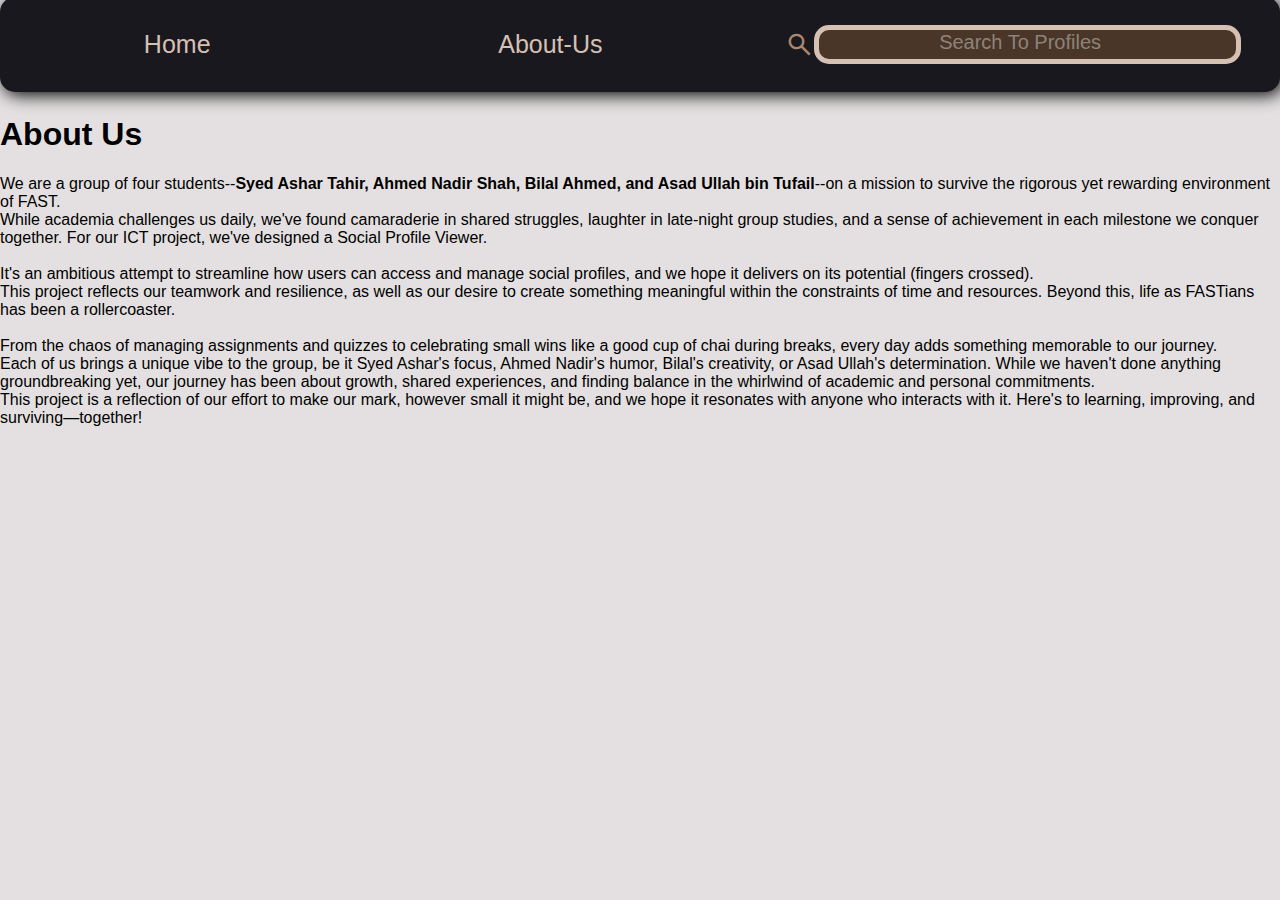
<file: Social Media Profile Viewer/aboutus.html>
<!DOCTYPE html>
<html>
<head>
    <title>Asterisk-about us</title>
    <link rel="stylesheet" href="https://fonts.googleapis.com/css2?family=Material+Symbols+Outlined:opsz,wght,FILL,GRAD@24,400,0,0&icon_names=search" />
    <link rel="stylesheet" href="https://cdnjs.cloudflare.com/ajax/libs/font-awesome/6.6.0/css/all.min.css" />
    <link rel="stylesheet" href="stylepf.css">
    <!--for search icon-->
</head>
<body>
    <nav class="navbar">
        <ul class="menubar">
            <li><a href="index.html">Home</a></li><!--change link to the correc thing once all files are acquired-->
            <li><a href="aboutus.html">About-Us</a></li><!--change link to the correc thing once all files are acquired-->
            <li><form action="#" method="get"><div class="searchbar"><!--change link to the correc thing once all files are acquired-->
                <span class="search-icon material-symbols-outlined">search</span>
                <input class="search-input" type="search" placeholder="Search To Profiles">
            </div></form></li>
        </ul>
     </nav>
     <h1>About Us</h1>
    <p>We are a group of four students--<b>Syed Ashar Tahir, Ahmed Nadir Shah, Bilal Ahmed, and Asad Ullah bin Tufail</b>--on a mission to survive the rigorous yet rewarding environment of FAST.<br>
        While academia challenges us daily, we&#39;ve found camaraderie in shared struggles, laughter in late-night group studies, and a sense of achievement in each milestone we conquer together.
        For our ICT project, we&#39;ve designed a Social Profile Viewer.<br><br>
        It&#39;s an ambitious attempt to streamline how users can access and manage social profiles, and we hope it delivers on its potential (fingers crossed).<br>
        This project reflects our teamwork and resilience, as well as our desire to create something meaningful within the constraints of time and resources.
        Beyond this, life as FASTians has been a rollercoaster.<br><br>
        From the chaos of managing assignments and quizzes to celebrating small wins like a good cup of chai during breaks, every day adds something memorable to our journey.<br>
        Each of us brings a unique vibe to the group, be it Syed Ashar&#39;s focus, Ahmed Nadir&#39;s humor, Bilal&#39;s creativity, or Asad Ullah&#39;s determination.
        While we haven&#39;t done anything groundbreaking yet, our journey has been about growth, shared experiences, and finding balance in the whirlwind of academic and personal commitments.<br>
        This project is a reflection of our effort to make our mark, however small it might be, and we hope it resonates with anyone who interacts with it.
        
        Here&#39;s to learning, improving, and surviving—together!
    </p>
</file>
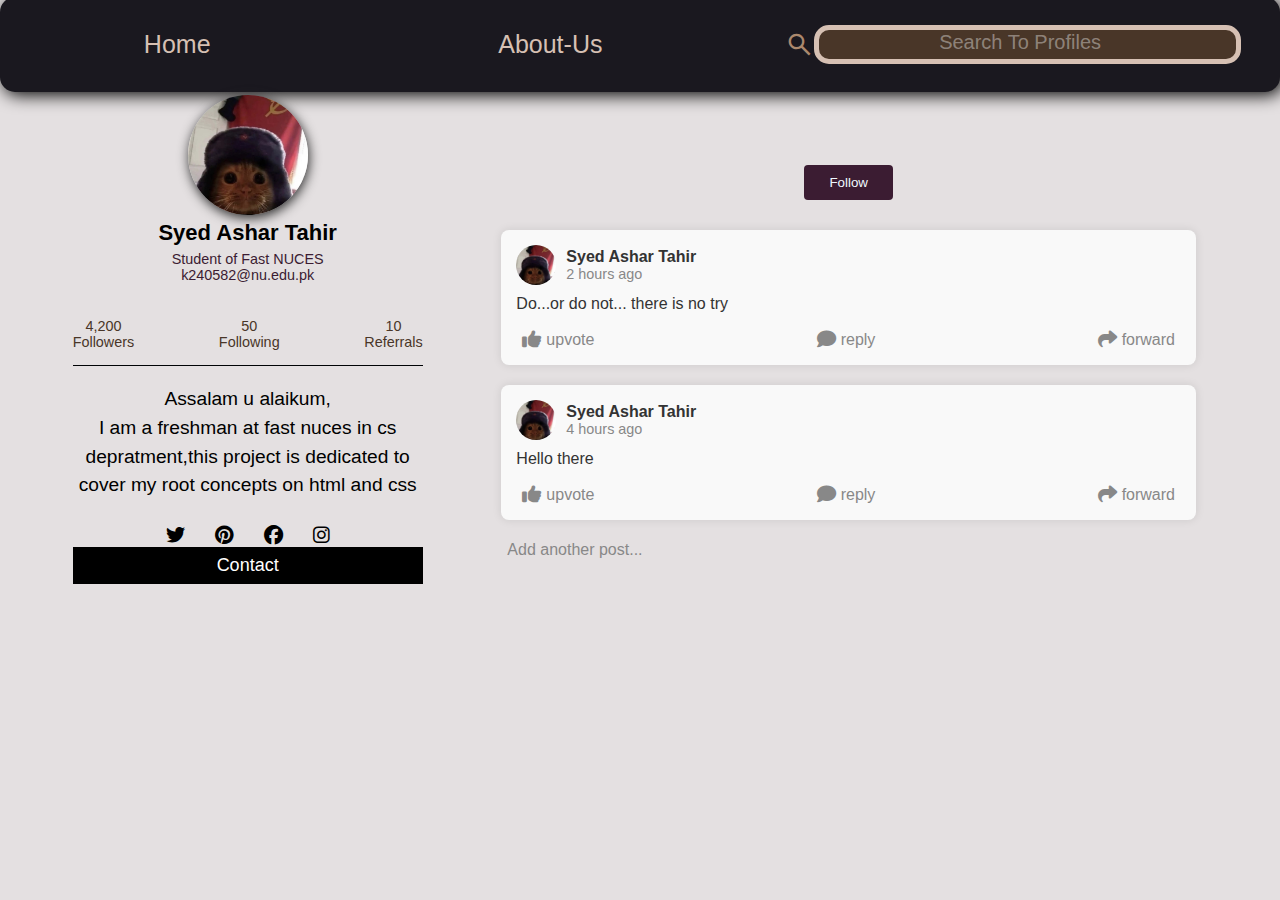
<file: Social Media Profile Viewer/Profile1.html>
<!DOCTYPE html>
<html>
<head>
    <title>Asterisk-Syed Ashar</title>
    <link rel="stylesheet" href="https://fonts.googleapis.com/css2?family=Material+Symbols+Outlined:opsz,wght,FILL,GRAD@24,400,0,0&icon_names=search" />
    <link rel="stylesheet" href="https://cdnjs.cloudflare.com/ajax/libs/font-awesome/6.6.0/css/all.min.css" />
    <link rel="stylesheet" href="stylepf.css">
    <!--for search icon-->
</head>
<body>
    <nav class="navbar">
        <ul class="menubar">
            <li><a href="index.html">Home</a></li><!--change link to the correc thing once all files are acquired-->
            <li><a href="aboutus.html">About-Us</a></li><!--change link to the correc thing once all files are acquired-->
            <li><form action="index.html" method="get"><div class="searchbar"><!--change link to the correc thing once all files are acquired-->
                <span class="search-icon material-symbols-outlined">search</span>
                <input class="search-input" type="search" placeholder="Search To Profiles">
            </div></form></li>
        </ul>
     </nav>
     
     <div class="header">
        <header></header>
        <div class="column_container">
            <div class="left_column">
                <div class="image_container">
                    <img src="profilepic1.jpg" alt="profile 1">
                    <span></span>
                </div>
                <h2>Syed Ashar Tahir</h2>
                <p>Student of Fast NUCES</p>
                <p>k240582@nu.edu.pk</p>
                
                <ul class="about">
                    <li><span>4,200</span>Followers</li>
                    <li><span>50</span>Following</li>
                    <li><span>10</span>Referrals</li>
                </ul>

                <div class="content">
                    <p>
                        Assalam u alaikum,<br>
                        I am a freshman at fast nuces in cs depratment,this project is dedicated to cover my root concepts on html and css<br>
                    </p>

                    <ul>
                        <li><i class="fab fa-twitter"></i></li>
                        <li><i class="fab fa-pinterest"></i></li>
                        <li><i class="fab fa-facebook"></i></li>
                        <li><i class="fab fa-instagram"></i></li>
                    </ul>
                    <p><button class="Contact">Contact</button></p>
                </div>
            </div>
            <!-- below is all part of post section -->
            <div class="right_column">
                <nav>
                    <button>Follow</button>
                </nav>
                <div class="post-container">
                    <!-- first post -->
                    <div class="post">
                        <div class="post-header">
                            <img src="profilepic1.jpg" alt="profile" class="post-avatar">
                            <div class="post-info">
                                <span class="post-author">Syed Ashar Tahir</span>
                                <span class="post-time">2 hours ago</span>
                            </div>
                        </div>
                        <div class="post-content">
                            <p>Do...or do not... there is no try</p>
                        </div>
                        <div class="post-actions">
                            <button class="like-button"><i class="fa fa-thumbs-up"></i> upvote</button>
                            <button class="comment-button"><i class="fa fa-comment"></i> reply</button>
                            <button class="share-button"><i class="fa fa-share"></i> forward</button>
                        </div>
                    </div>

                    <!-- Another post -->
                    <div class="post">
                        <div class="post-header">
                            <img src="profilepic1.jpg" alt="profile" class="post-avatar">
                            <div class="post-info">
                                <span class="post-author">Syed Ashar Tahir</span>
                                <span class="post-time">4 hours ago</span>
                            </div>
                        </div>
                        <div class="post-content">
                            <p>Hello there</p>
                        </div>
                        <div class="post-actions">
                            <button class="like-button"><i class="fa fa-thumbs-up"></i> upvote</button>
                            <button class="comment-button"><i class="fa fa-comment"></i> reply</button>
                            <button class="share-button"><i class="fa fa-share"></i> forward</button>
                        </div>
                    </div>
                    <button class="another_one">Add another post...</button>
                </div>
            </div>
        </div>
                </div>
            </div>
        </div>

     </div>
</body>
</html>
</file>
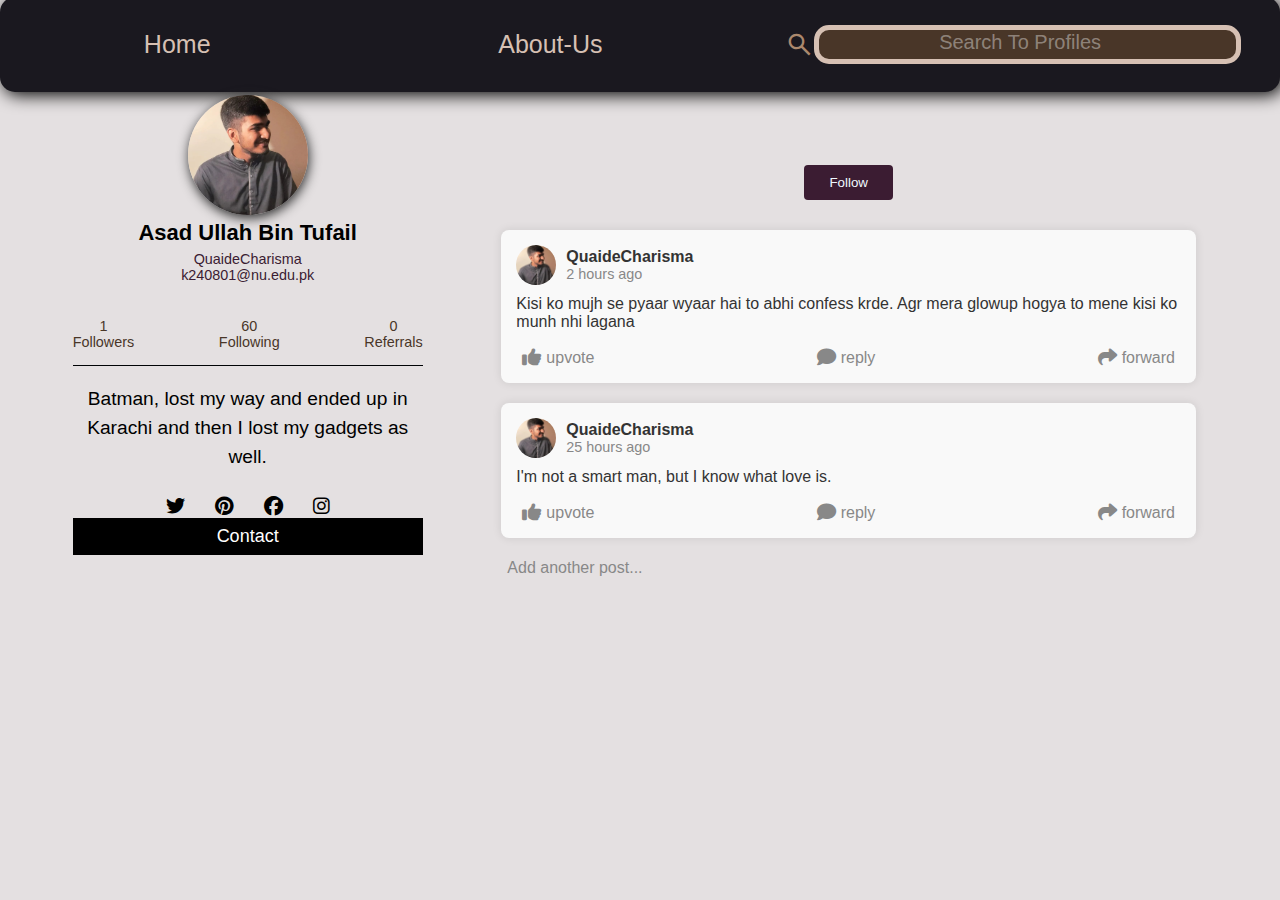
<file: Social Media Profile Viewer/Profile2.html>
<!DOCTYPE html>
<html>
<head>
    <title>Asterisk-Asad Tufail</title>
    <link rel="stylesheet" href="https://fonts.googleapis.com/css2?family=Material+Symbols+Outlined:opsz,wght,FILL,GRAD@24,400,0,0&icon_names=search" />
    <link rel="stylesheet" href="https://cdnjs.cloudflare.com/ajax/libs/font-awesome/6.6.0/css/all.min.css" />
    <link rel="stylesheet" href="stylepf.css">
    <!--for search icon-->
</head>
<body>
    <nav class="navbar">
        <ul class="menubar">
            <li><a href="index.html">Home</a></li><!--change link to the correc thing once all files are acquired-->
            <li><a href="aboutus.html">About-Us</a></li><!--change link to the correc thing once all files are acquired-->
            <li><form action="index.html" method="get"><div class="searchbar"><!--change link to the correc thing once all files are acquired-->
                <span class="search-icon material-symbols-outlined">search</span>
                <input class="search-input" type="search" placeholder="Search To Profiles">
            </div></form></li>
        </ul>
     </nav>
     
     <div class="header">
        <header></header>
        <div class="column_container">
            <div class="left_column">
                <div class="image_container">
                    <img src="profilepic2.jpg" alt="profile 1">
                    <span></span>
                </div>
                <h2>Asad Ullah Bin Tufail</h2>
                <p>QuaideCharisma</p>
                <p>k240801@nu.edu.pk</p>
                
                <ul class="about">
                    <li><span>1</span>Followers</li>
                    <li><span>60</span>Following</li>
                    <li><span>0</span>Referrals</li>
                </ul>

                <div class="content">
                    <p>
                        Batman,
                        lost my way and ended up in Karachi and then I lost my gadgets as well.
                    </p>

                    <ul>
                        <li><i class="fab fa-twitter"></i></li>
                        <li><i class="fab fa-pinterest"></i></li>
                        <li><i class="fab fa-facebook"></i></li>
                        <li><i class="fab fa-instagram"></i></li>
                    </ul>
                    <p><button class="Contact">Contact</button></p>
                </div>
            </div>
            <!-- below is all part of post section -->
            <div class="right_column">
                <nav>
                    <button>Follow</button>
                </nav>
                <div class="post-container">
                    <!-- first post -->
                    <div class="post">
                        <div class="post-header">
                            <img src="profilepic2.jpg" alt="profile" class="post-avatar">
                            <div class="post-info">
                                <span class="post-author">QuaideCharisma</span>
                                <span class="post-time">2 hours ago</span>
                            </div>
                        </div>
                        <div class="post-content">
                            <p>Kisi ko mujh se pyaar wyaar hai to abhi confess krde. Agr mera glowup hogya to mene kisi ko munh nhi lagana</p>
                        </div>
                        <div class="post-actions">
                            <button class="like-button"><i class="fa fa-thumbs-up"></i> upvote</button>
                            <button class="comment-button"><i class="fa fa-comment"></i> reply</button>
                            <button class="share-button"><i class="fa fa-share"></i> forward</button>
                        </div>
                    </div>

                    <!-- Another post -->
                    <div class="post">
                        <div class="post-header">
                            <img src="profilepic2.jpg" alt="profile" class="post-avatar">
                            <div class="post-info">
                                <span class="post-author">QuaideCharisma</span>
                                <span class="post-time">25 hours ago</span>
                            </div>
                        </div>
                        <div class="post-content">
                            <p>I&#39;m not a smart man, but I know what love is.</p>
                        </div>
                        <div class="post-actions">
                            <button class="like-button"><i class="fa fa-thumbs-up"></i> upvote</button>
                            <button class="comment-button"><i class="fa fa-comment"></i> reply</button>
                            <button class="share-button"><i class="fa fa-share"></i> forward</button>
                        </div>
                    </div>
                    <button class="another_one">Add another post...</button>
                </div>
            </div>
        </div>
                </div>
            </div>
        </div>

     </div>
</body>
</html>
</file>
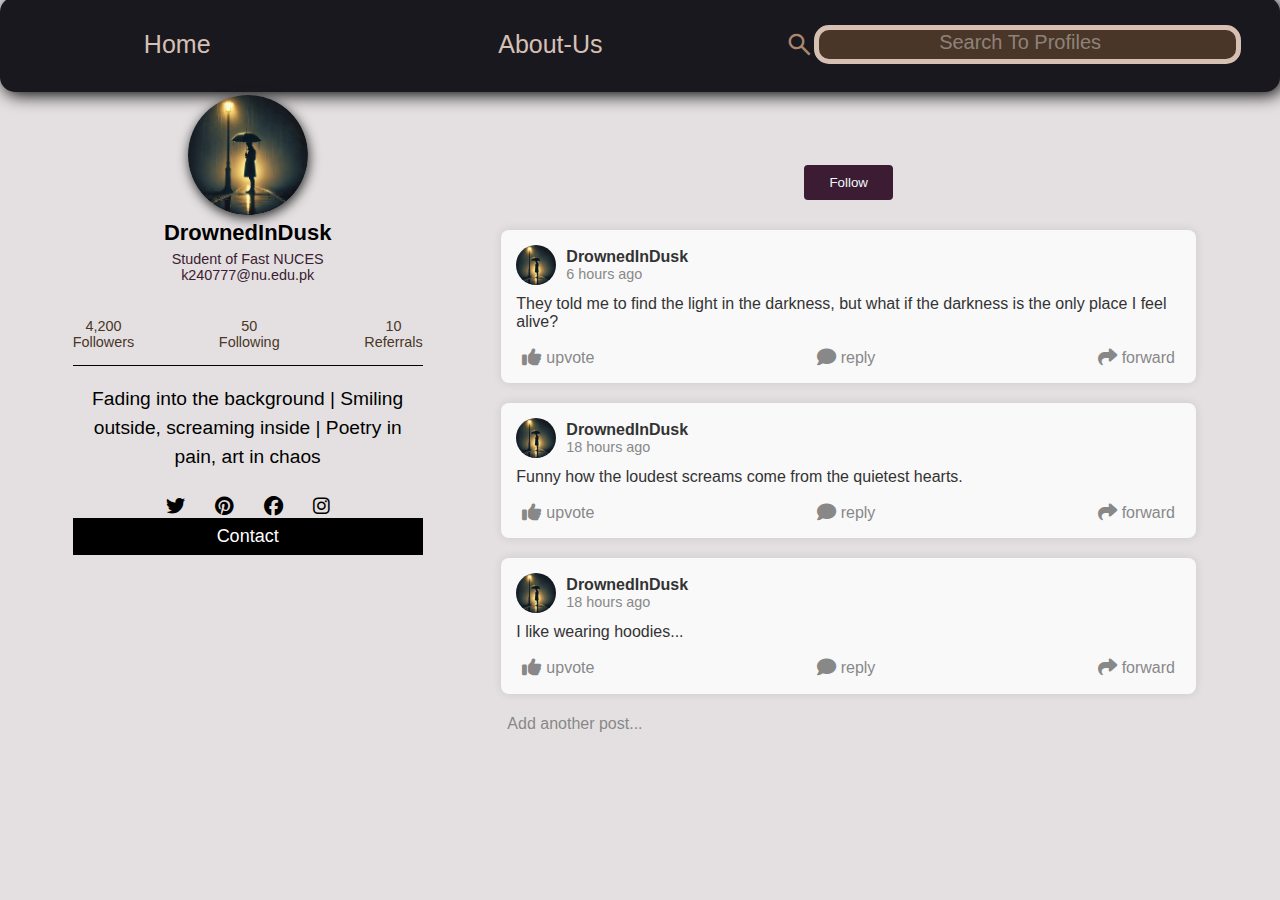
<file: Social Media Profile Viewer/Profile3.html>
<!DOCTYPE html>
<html>
<head>
    <title>Asterisk-bilal</title>
    <link rel="stylesheet" href="https://fonts.googleapis.com/css2?family=Material+Symbols+Outlined:opsz,wght,FILL,GRAD@24,400,0,0&icon_names=search" />
    <link rel="stylesheet" href="https://cdnjs.cloudflare.com/ajax/libs/font-awesome/6.6.0/css/all.min.css" />
    <link rel="stylesheet" href="stylepf.css">
    <!--for search icon-->
</head>
<body>
    <nav class="navbar">
        <ul class="menubar">
            <li><a href="index.html">Home</a></li><!--change link to the correc thing once all files are acquired-->
            <li><a href="aboutus.html">About-Us</a></li><!--change link to the correc thing once all files are acquired-->
            <li><form action="index.html" method="get"><div class="searchbar"><!--change link to the correc thing once all files are acquired-->
                <span class="search-icon material-symbols-outlined">search</span>
                <input class="search-input" type="search" placeholder="Search To Profiles">
            </div></form></li>
        </ul>
     </nav>
    
     <div class="header">
        <header></header>
        <div class="column_container">
            <div class="left_column">
                <div class="image_container">
                    <img src="profilepic3.jpg" alt="profile 1">
                    <span></span>
                </div>
                <h2>DrownedInDusk</h2>
                <p>Student of Fast NUCES</p>
                <p>k240777@nu.edu.pk</p>
                
                <ul class="about">
                    <li><span>4,200</span>Followers</li>
                    <li><span>50</span>Following</li>
                    <li><span>10</span>Referrals</li>
                </ul>

                <div class="content">
                    <p>
                        Fading into the background | Smiling outside, screaming inside | Poetry in pain, art in chaos
                    </p>

                    <ul>
                        <li><i class="fab fa-twitter"></i></li>
                        <li><i class="fab fa-pinterest"></i></li>
                        <li><i class="fab fa-facebook"></i></li>
                        <li><i class="fab fa-instagram"></i></li>
                    </ul>
                    <p><button class="Contact">Contact</button></p>
                </div>
            </div>
            <!-- below is all part of post section -->
            <div class="right_column">
                <nav>
                    <button>Follow</button>
                </nav>
                <div class="post-container">
                    <!-- first post -->
                    <div class="post">
                        <div class="post-header">
                            <img src="profilepic3.jpg" alt="profile" class="post-avatar">
                            <div class="post-info">
                                <span class="post-author">DrownedInDusk</span>
                                <span class="post-time">6 hours ago</span>
                            </div>
                        </div>
                        <div class="post-content">
                            <p>They told me to find the light in the darkness, but what if the darkness is the only place I feel alive?</p>
                        </div>
                        <div class="post-actions">
                            <button class="like-button"><i class="fa fa-thumbs-up"></i> upvote</button>
                            <button class="comment-button"><i class="fa fa-comment"></i> reply</button>
                            <button class="share-button"><i class="fa fa-share"></i> forward</button>
                        </div>
                    </div>

                    <!-- Another post -->
                    <div class="post">
                        <div class="post-header">
                            <img src="profilepic3.jpg" alt="profile" class="post-avatar">
                            <div class="post-info">
                                <span class="post-author">DrownedInDusk</span>
                                <span class="post-time">18 hours ago</span>
                            </div>
                        </div>
                        <div class="post-content">
                            <p>Funny how the loudest screams come from the quietest hearts.</p>
                        </div>
                        <div class="post-actions">
                            <button class="like-button"><i class="fa fa-thumbs-up"></i> upvote</button>
                            <button class="comment-button"><i class="fa fa-comment"></i> reply</button>
                            <button class="share-button"><i class="fa fa-share"></i> forward</button>
                        </div>
                    </div>
                    <div class="post">
                        <div class="post-header">
                            <img src="profilepic3.jpg" alt="profile" class="post-avatar">
                            <div class="post-info">
                                <span class="post-author">DrownedInDusk</span>
                                <span class="post-time">18 hours ago</span>
                            </div>
                        </div>
                        <div class="post-content">
                            <p>I like wearing hoodies...</p>
                        </div>
                        <div class="post-actions">
                            <button class="like-button"><i class="fa fa-thumbs-up"></i> upvote</button>
                            <button class="comment-button"><i class="fa fa-comment"></i> reply</button>
                            <button class="share-button"><i class="fa fa-share"></i> forward</button>
                        </div>
                    </div>
                    <button class="another_one">Add another post...</button>
                </div>
            </div>
        </div>
                </div>
            </div>
        </div>

     </div>
</body>
</html>
</file>
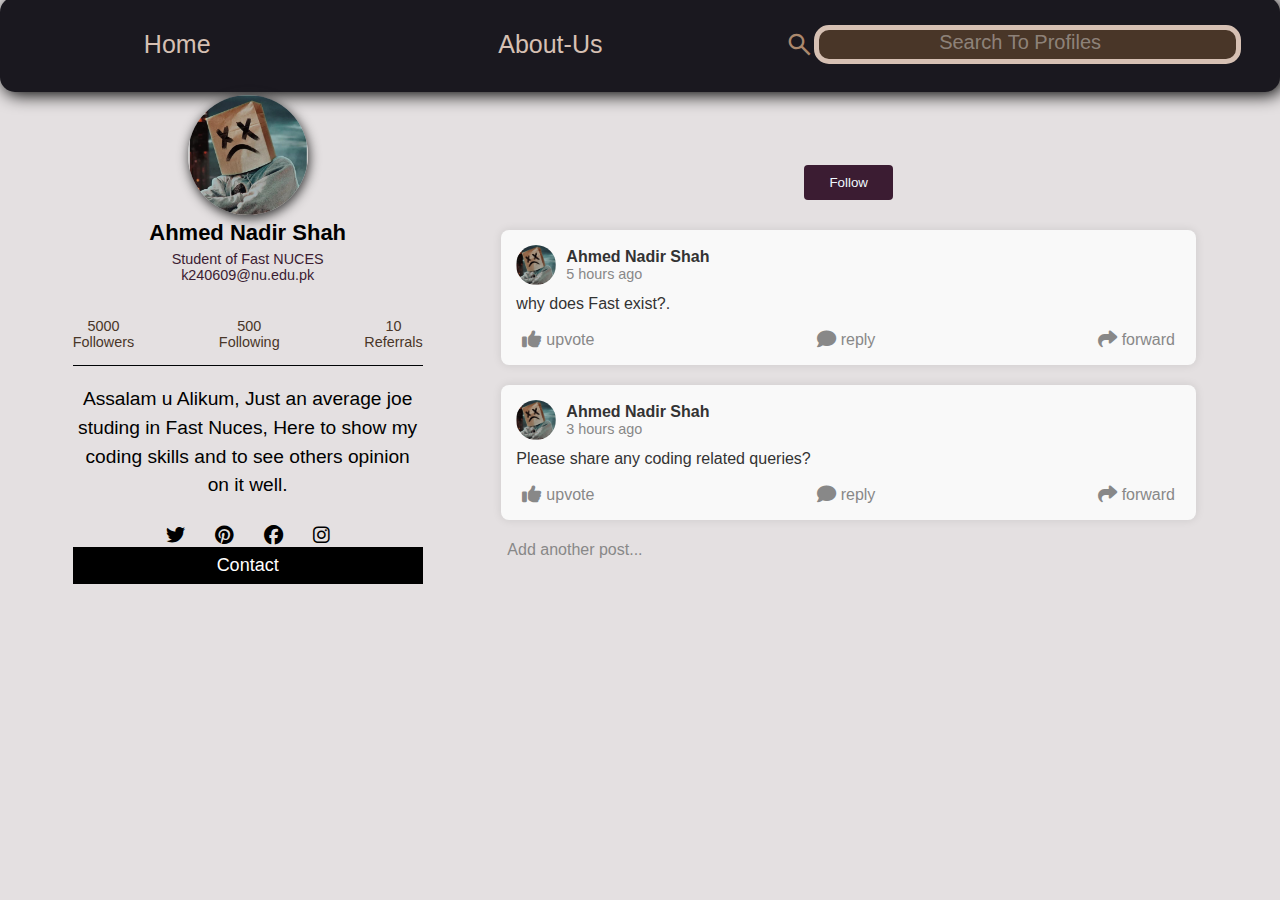
<file: Social Media Profile Viewer/Profile4.html>
<!DOCTYPE html>
<html>
<head>
    <title>Asterisk-Ahmed</title>
    <link rel="stylesheet" href="https://fonts.googleapis.com/css2?family=Material+Symbols+Outlined:opsz,wght,FILL,GRAD@24,400,0,0&icon_names=search" />
    <link rel="stylesheet" href="https://cdnjs.cloudflare.com/ajax/libs/font-awesome/6.6.0/css/all.min.css" />
    <link rel="stylesheet" href="stylepf.css">
    <!--for search icon-->
</head>
<body>
    <nav class="navbar">
        <ul class="menubar">
            <li><a href="index.html">Home</a></li><!--change link to the correc thing once all files are acquired-->
            <li><a href="aboutus.html">About-Us</a></li><!--change link to the correc thing once all files are acquired-->
            <li><form action="index.html" method="get"><div class="searchbar"><!--change link to the correc thing once all files are acquired-->
                <span class="search-icon material-symbols-outlined">search</span>
                <input class="search-input" type="search" placeholder="Search To Profiles">
            </div></form></li>
        </ul>
     </nav>
     
     <div class="header">
        <header></header>
        <div class="column_container">
            <div class="left_column">
                <div class="image_container">
                    <img src="profilepic4.jpg" alt="profile 1">
                    <span></span>
                </div>
                <h2>Ahmed Nadir Shah</h2>
                <p>Student of Fast NUCES</p>
                <p>k240609@nu.edu.pk</p>
                
                <ul class="about">
                    <li><span>5000</span>Followers</li>
                    <li><span>500</span>Following</li>
                    <li><span>10</span>Referrals</li>
                </ul>

                <div class="content">
                    <p>
                        Assalam u Alikum,
                        Just an average joe studing in Fast Nuces,
                        Here to show my coding skills and to see others
                        opinion on it well.

                    </p>

                    <ul>
                        <li><i class="fab fa-twitter"></i></li>
                        <li><i class="fab fa-pinterest"></i></li>
                        <li><i class="fab fa-facebook"></i></li>
                        <li><i class="fab fa-instagram"></i></li>
                    </ul>
                    <p><button class="Contact">Contact</button></p>
                </div>
            </div>
            <!-- below is all part of post section -->
            <div class="right_column">
                <nav>
                    <button>Follow</button>
                </nav>
                <div class="post-container">
                   <!-- first post -->
                   <div class="post">
                    <div class="post-header">
                        <img src="profilepic4.jpg" alt="profile" class="post-avatar">
                        <div class="post-info">
                            <span class="post-author">Ahmed Nadir Shah</span>
                            <span class="post-time">5 hours ago</span>
                        </div>
                    </div>
                    <div class="post-content">
                        <p>why does Fast exist?.</p>
                    </div>
                    <div class="post-actions">
                        <button class="like-button"><i class="fa fa-thumbs-up"></i> upvote</button>
                        <button class="comment-button"><i class="fa fa-comment"></i> reply</button>
                        <button class="share-button"><i class="fa fa-share"></i> forward</button>
                    </div>
                </div>

                <!-- Another post -->
                <div class="post">
                    <div class="post-header">
                        <img src="profilepic4.jpg" alt="profile" class="post-avatar">
                        <div class="post-info">
                            <span class="post-author">Ahmed Nadir Shah</span>
                            <span class="post-time">3 hours ago</span>
                        </div>
                    </div>
                    <div class="post-content">
                        <p>Please share any coding related queries?</p>
                    </div>
                    <div class="post-actions">
                        <button class="like-button"><i class="fa fa-thumbs-up"></i> upvote</button>
                        <button class="comment-button"><i class="fa fa-comment"></i> reply</button>
                        <button class="share-button"><i class="fa fa-share"></i> forward</button>
                    </div>
                </div>
                <button class="another_one">Add another post...</button>
            </div>
        </div>
    </div>
            </div>
        </div>
    </div>

 </div>
</body>
</html>
</file>
<file: Social Media Profile Viewer/stylepf.css>
/*for search icon*/
        body{
            width: 100%;
            margin: 0;
            padding: 0;
            box-sizing: border-box;
            min-height: 100vh;
            background-color: #E4E0E1;
            font-family: 'Segoe UI', Tahoma, Geneva, Verdana, sans-serif;
        }
        .navbar{
            background-color: rgba(26,24,31,255);/*Cool gray color*/
            border-radius: 15px;/*Make it look bit rounded*/
            box-shadow: 3px 3px 17px;/*Make it look 3d*/
            transition: transform 0.3s ease-in-out; /* Smooth transition */
        }
        .navbar:hover{
            transform: translateY(-3px); /* Move the navbar up when hovered */
        }
        .navbar .menubar{
            display: flex;
            justify-content: space-around; /* Distribute space evenly */
            flex-wrap: wrap;
        }
        .navbar .menubar li{
            list-style-type: none;/*Remove dot*/
            margin: 28px 23px;
            height: 100%;
        }
        .searchbar{
            display: flex;
            align-items: center;/*align search bar with search icon*/
            width: max-content;
        }
        .search-icon{
            color: #AB886D;/*color of search icon*/
            font-size: 29px;/*size of search icon*/
        }
        .search-input{
            border-radius: 15px;/*making search input round*/
            padding: 7px 120px;/*size of search input*/
            background-color: #493628;/*background color of search input*/
            border-style: solid;
            border-width: 5px;
            border-color:#D6C0B3;
            color: white;/*color of text in input*/
            /* box-shadow: 5px 5px #AB886D; */
            transition: 0.5s ease-in-out;
        }
        .search-input:hover{
            translate: -2px -2px;/*make bar pop up when hovering*/
        }
        .search-input::placeholder{
            font-size: 20px;
            color: rgba(255, 255, 255, 0.397);
            align-items: center;
        }
        .navbar .menubar li a{
            height: 100%;
            padding: 20px 105px;/*Space inside links*/
            text-decoration: none;/*Remove underline*/
            color:#D6C0B3;
            font-size: 25px;
        }
        .navbar .menubar li a:hover{
            background-color: #493628;/*Purplish color*/
            color: #E4E0E1;/*Bright purple color*/
            border-radius: 50px;
            box-shadow: 2px 2px 70px rgba(55,43,63,255);
        }
        .bigboxforprofile .profilephoto img{
            height: 150px;
            width: 150px;/*size of profile picture*/
            border-radius: 50%;/*make profile pic round*/
            margin-left: 20px;
        }
        .bigboxforprofile .profilephoto{
            display: inline-flex;/*make profile pic not take whole line*/
        }
        .bigboxforprofile{
            display: flex;
            align-items: center; /* Vertically aligns the items */
            padding-left: 25px;
        }
        .bigboxforprofile .profilename{
            padding: 0%;
            margin: 0%;
            display: inline-flex;/*make profile name not take whole line*/
            color: rgb(148, 16, 100);
            font-size: 75px;
        }
        ul{
            list-style-type:none;
            margin: 0;
            padding:0;
            display: flex;
            align-items: center;
        }
        a{
            text-decoration: none;
        }
        .header{
            width: 100%;
            min-height: calc(100px + 15vw);
        }
        .header .column_container .left_column{
            /* padding: 25px 20px; */
            padding-top: 100px;
            text-align: center;
            max-width: 350px;
            position: relative;
            margin: 0 auto;
        }
        .header .column_container .left_column .image_container{
            position: absolute;
            top: -0;
            left: 50%;
            transform: translateX(-50%);
        }
        .header .column_container .left_column .image_container img{
            width: 120px;
            height: 120px;
            object-fit: cover;
            border-radius: 50%;
            display: block;
            box-shadow: 1px 3px 12px rgb(43, 43, 43);
        }
        .header .column_container .left_column .image_container img span{
            position: absolute;
            background: rgba(142, 22, 98, 0.279);
            width: 16px;
            height: 16px;
            border-radius: 50%;
            bottom: 3px;
            right: 11px;
            border: 2px solid color(white);
        }
        .header .column_container .left_column h2{
            margin-top: 100px;
            font-weight: 700;
            font-size: 22px;
            margin-bottom: 5px;
        }
        .header .column_container .left_column p{
            font-size: 0.9rem;
            color: #3B1C32;
            margin: 0;
        }
        .header .column_container .left_column .about{
            justify-content: space-between;
            position: relative;
            margin: 35px 0px;
        }
        .header .column_container .left_column .about li{
            display: flex;
            flex-direction: column;
            color: #493628;
            font-size: 0.9rem;
        }
        .header .column_container .left_column .about li span{
            color:#493628 ;
            font-weight: 600px;
        }
        .header .column_container .left_column .about::after{
            position: absolute;
            content: "";
            bottom: -16px;
            display:block;
            background: rgb(0, 3, 5);
            height: 1px;
            width: 100%;
        }
        .header .column_container .left_column .content p{
            font-size: 1.2rem;
            color: black;
            line-height: 1.8rem;
        }
        .header .column_container .left_column .content ul{
            gap: 30px;
            justify-content: center;
            align-items: center;
            margin-top: 25px;
        }
        .header .column_container .left_column .content ul li{
            font-size: 1.2rem;
        }
        .header .column_container .right_column nav{
            display: flex;
            align-items: center;
            padding: 30px 0px;
            justify-content: space-between;
            flex-direction: column;
        }
        .header .column_container .right_column nav ul{
            display: flex;
            gap: 20px;
            flex-direction: column;
        }
        .header .column_container .right_column nav ul li a{
            text-transform: uppercase;
            color: blanchedalmond;
        }
        .header .column_container .right_column nav button{
            background: #3B1C32;
            color: aliceblue;
            border: none;
            padding: 10px 25px;
            border-radius: 4px;
            cursor: pointer;
            margin-top: 20px;
        }
        .header .column_container .right_column nav li:nth-child(1){
            color: black;
            font-weight: 600px;
        }
        .header .column_container .right_column nav button:hover{
            opacity: 0.7;
        }
        .header .column_container .right_column .photos{
            display: grid;
            grid-template-columns: repeat(auto-fill,minmax(190px,1fr));
            gap: 20px;
        }
        .header .column_container .right_column .photos img{
            max-width: 100%;
            display: block;
            height: 100%;
            object-fit: cover;
        }
        .Contact{/* contact button*/
            border: none;
            outline: 0;
            display: inline-block;
            padding: 8px;
            color: white;
            background-color: #000;
            text-align: center;
            cursor: pointer;
            width: 100%;
            font-size: 18px;
          }
        .Contact:hover, a:hover {
            opacity: 0.7;
          }
          .header .column_container .right_column {
            /* background-color:  rgb(43, 43, 43); */
            padding: 20px;
            border-radius: 8px;
            /* box-shadow: 0 0 10px rgba(0, 0, 0, 0.1); */
        }
        
        .post-container {
            display: flex;
            flex-direction: column;
            gap: 20px;
        }
        
        /* Post Styling */
        .post {
            background-color: #f9f9f9;
            padding: 15px;
            border-radius: 8px;
            box-shadow: 0 0 10px rgba(0, 0, 0, 0.1);
        }
        
        .post-header {
            display: flex;
            align-items: center;
            gap: 10px;
        }
        
        .post-avatar {
            width: 40px;
            height: 40px;
            border-radius: 50%;
            object-fit: cover;
        }
        
        .post-info {
            display: flex;
            flex-direction: column;
        }
        
        .post-author {
            font-weight: 600;
            color: #333;
        }
        
        .post-time {
            font-size: 0.9rem;
            color: #888;
        }
        
        .post-content p {
            font-size: 1rem;
            color: #333;
            margin-top: 10px;
        }
        
        .post-actions {
            display: flex;
            justify-content: space-between;
            margin-top: 15px;
        }
        
        .post-actions button {
            background: transparent;
            border: none;
            font-size: 1rem;
            color: #888;
            cursor: pointer;
            display: flex;
            align-items: center;
            gap: 5px;
            transition: color 0.3s ease;
        }
        
        .post-actions button:hover {
            color: #3B1C32;
        }
        .another_one{
            background: transparent;
            border: none;
            font-size: 1rem;
            color: #888;
            cursor: pointer;
            display: flex;
            align-items: center;
            gap: 5px;
            transition: color 0.3s ease;
        }
        .another_one:hover{
            color: #7a5971;
        }
        
        .like-button i,
        .comment-button i,
        .share-button i {
            font-size: 1.2rem;
        }
        
        /*final touches*/
        /*to change responsiveness i.e->screen size for mobile will be different as compared to that of pc*/
        @media (min-width:890px){
            .header .column_container{
                max-width: 1300px;
                margin: 0 auto;
                width: 90%;
                justify-content: space-between;
                display: grid;
                grid-template-columns: 1fr 2fr;
                gap: 50px;
            }
            .header .column_container .left_column{
                padding: 25px 0;
            }
            .header .column_container .right_column nav ul{
                flex-direction: row;
                gap: 30px;
            }

        }
/*
flex works like a layout,as in it behaves as a container and inside it divs can be placed to act like a child to inherit and change positions depending on the model itself*/
</file>
